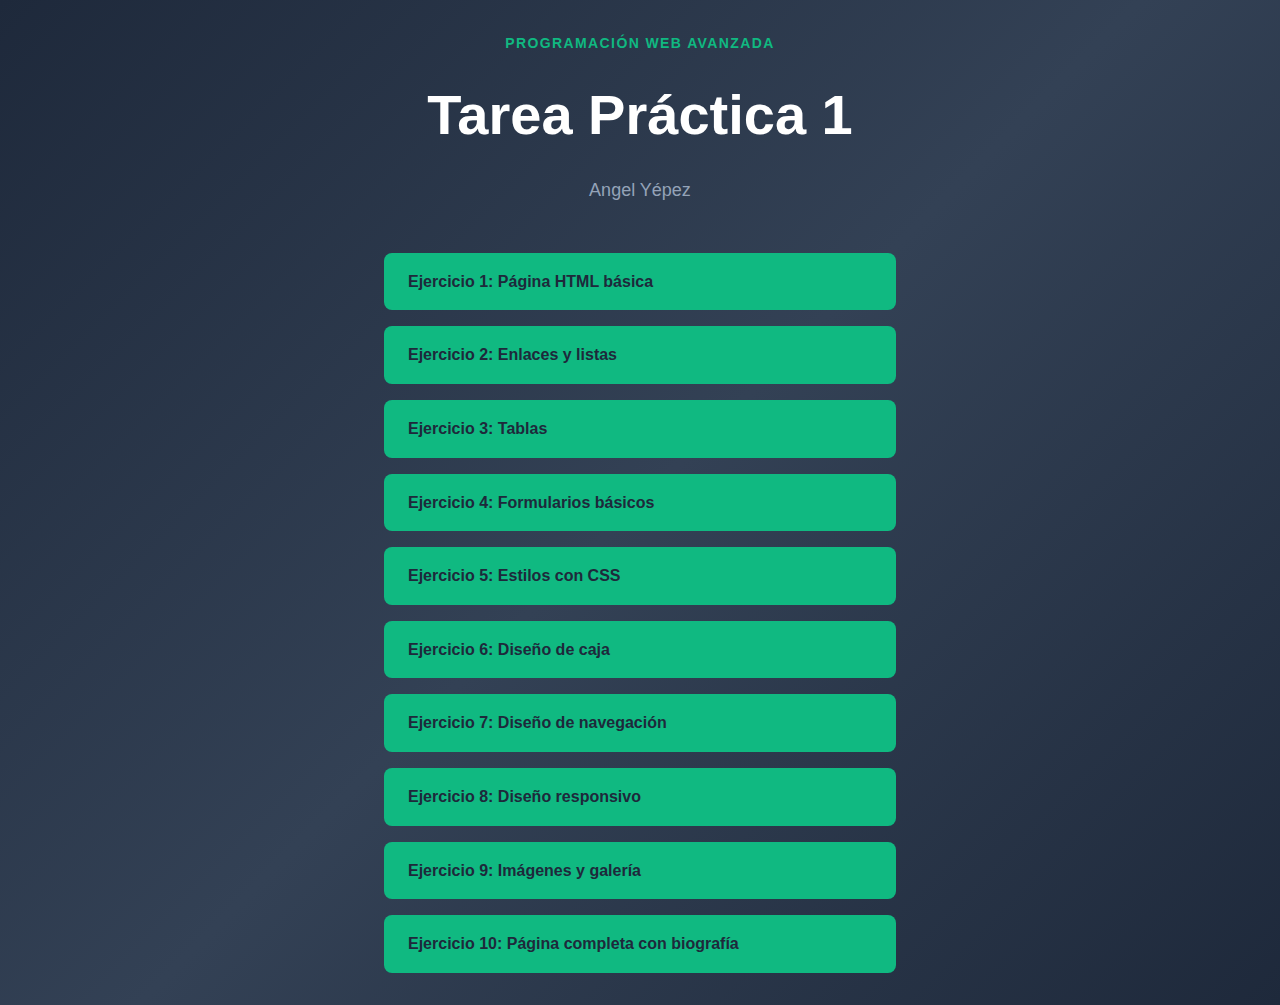
<file: index.html>
<!DOCTYPE html>
<html lang="es">
<head>
    <meta charset="UTF-8">
    <meta name="viewport" content="width=device-width, initial-scale=1.0">
    <title>Tarea Práctica 1 - Angel Yépez</title>
    <link rel="stylesheet" href="styles.css">
</head>
<body>
    <div class="main-container">
        <!-- Header -->
        <div class="header">
            <p class="subtitle">PROGRAMACIÓN WEB AVANZADA</p>
            <h1 class="main-title">Tarea Práctica 1</h1>
            <p class="author">Angel Yépez</p>
        </div>

        <!-- Exercise Buttons -->
        <div class="exercise-container">
            <a href="ejercicio1.html" class="exercise-btn">
                Ejercicio 1: Página HTML básica
            </a>
            
            <a href="ejercicio2.html" class="exercise-btn">
                Ejercicio 2: Enlaces y listas
            </a>
            
            <a href="ejercicio3.html" class="exercise-btn">
                Ejercicio 3: Tablas
            </a>
            
            <a href="ejercicio4.html" class="exercise-btn">
                Ejercicio 4: Formularios básicos
            </a>
            
            <a href="ejercicio5.html" class="exercise-btn">
                Ejercicio 5: Estilos con CSS
            </a>
            
            <a href="ejercicio6.html" class="exercise-btn">
                Ejercicio 6: Diseño de caja
            </a>
            
            <a href="ejercicio7.html" class="exercise-btn">
                Ejercicio 7: Diseño de navegación
            </a>
            
            <a href="ejercicio8.html" class="exercise-btn">
                Ejercicio 8: Diseño responsivo
            </a>
            
            <a href="ejercicio9.html" class="exercise-btn">
                Ejercicio 9: Imágenes y galería
            </a>
            
            <a href="ejercicio10.html" class="exercise-btn">
                Ejercicio 10: Página completa con biografía
            </a>
        </div>
    </div>
</body>
</html>
</file>
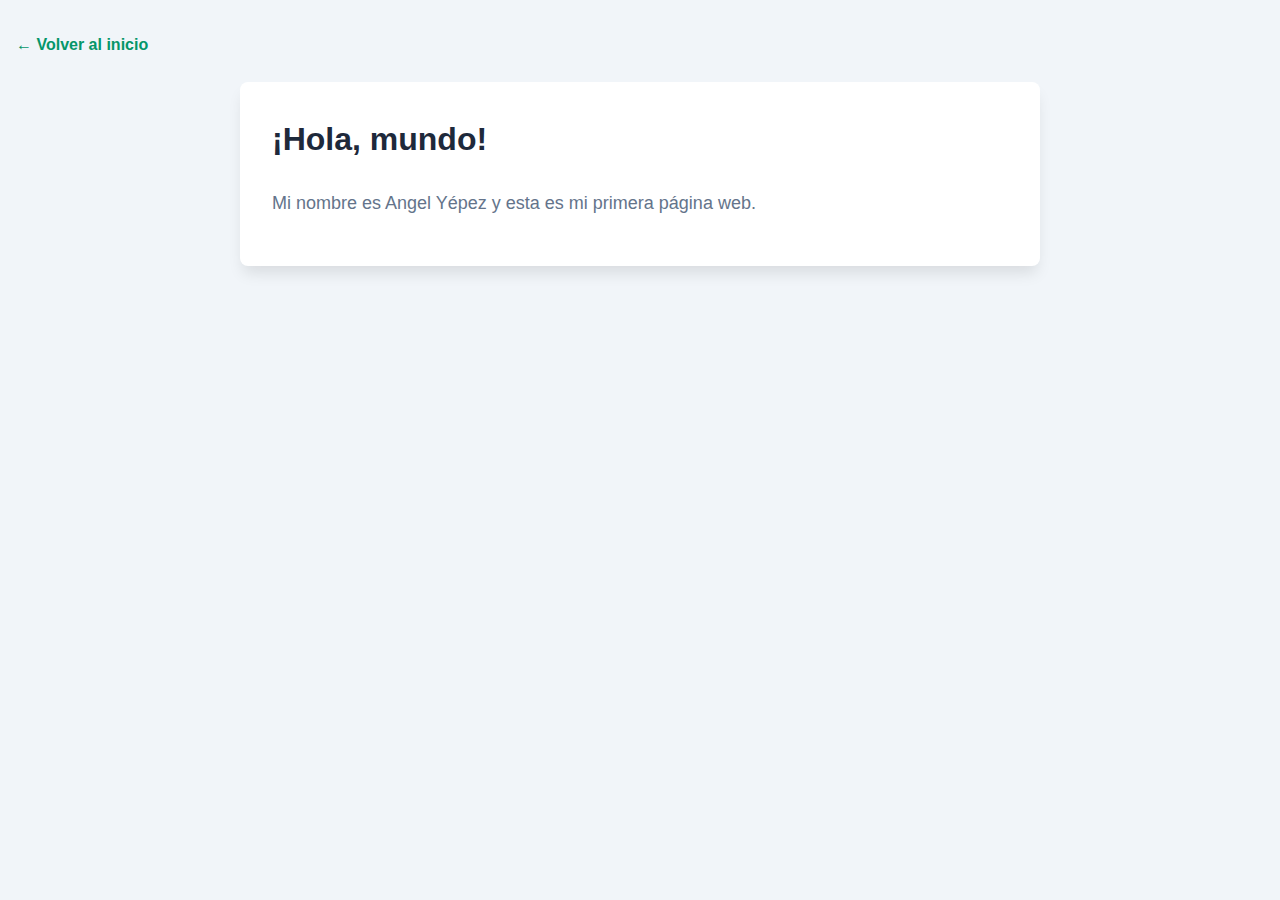
<file: ejercicio1.html>
<!DOCTYPE html>
<html lang="es">
<head>
    <meta charset="UTF-8">
    <meta name="viewport" content="width=device-width, initial-scale=1.0">
    <title>Mi primera página web - Angel Yépez</title>
    <link rel="stylesheet" href="styles.css">
</head>
<body>
    <div class="exercise-page">
        <a href="index.html" class="back-link">← Volver al inicio</a>
        
        <div class="content-card">
            <h1>¡Hola, mundo!</h1>
            <p>Mi nombre es Angel Yépez y esta es mi primera página web.</p>
        </div>
    </div>
</body>
</html>
</file>
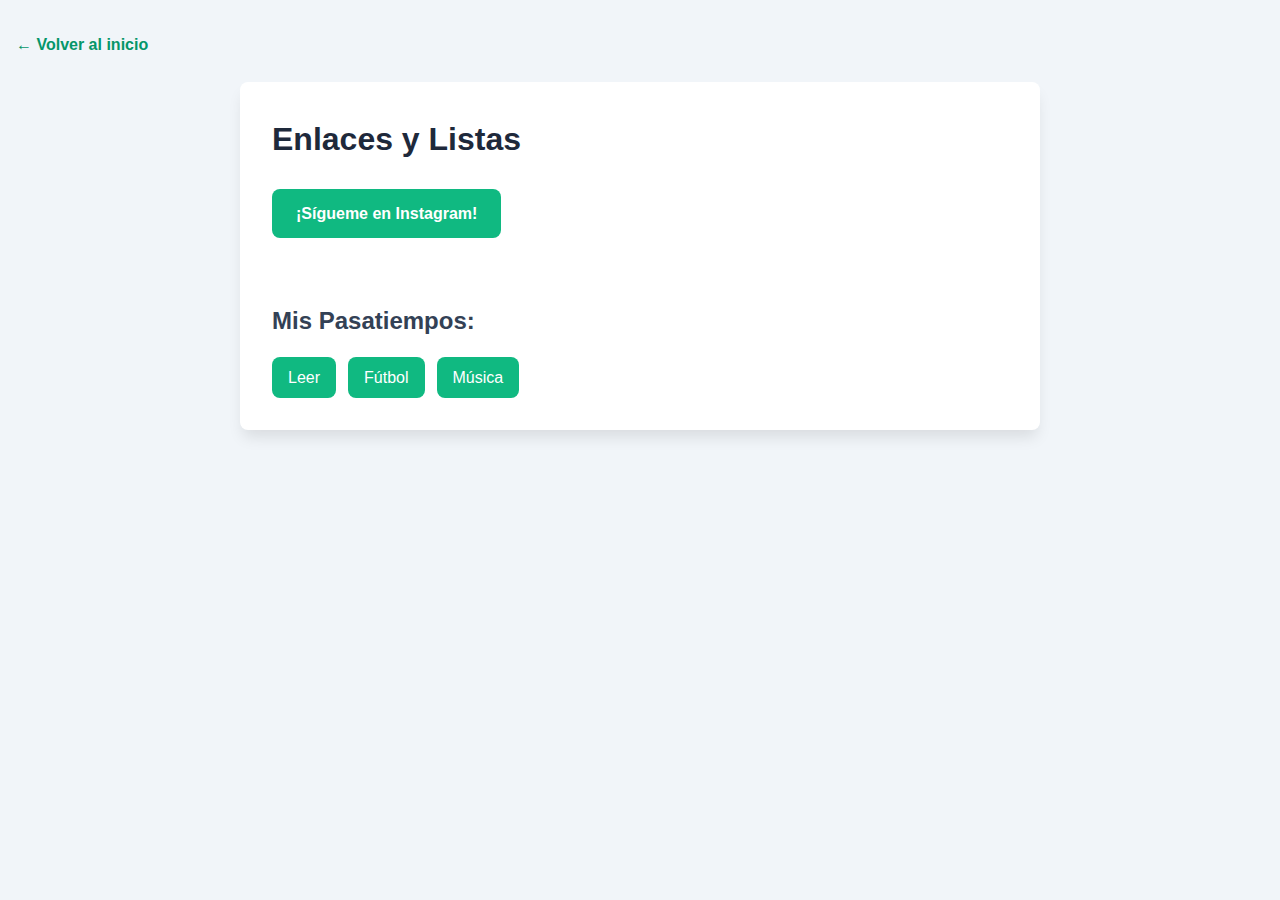
<file: ejercicio2.html>
<!DOCTYPE html>
<html lang="es">
<head>
    <meta charset="UTF-8">
    <meta name="viewport" content="width=device-width, initial-scale=1.0">
    <title>Enlaces y Listas - Angel Yépez</title>
    <link rel="stylesheet" href="styles.css">
</head>
<body>
    <div class="exercise-page">
        <a href="index.html" class="back-link">← Volver al inicio</a>
        
        <div class="content-card">
            <h1>Enlaces y Listas</h1>
            
            <div style="margin-bottom: 2rem;">
                <a href="https://instagram.com" target="_blank" class="social-link">
                    ¡Sígueme en Instagram!
                </a>
            </div>
            
            <h2>Mis Pasatiempos:</h2>
            <div class="hobby-tags">
                <span class="hobby-tag">Leer</span>
                <span class="hobby-tag">Fútbol</span>
                <span class="hobby-tag">Música</span>
            </div>
        </div>
    </div>
</body>
</html>
</file>
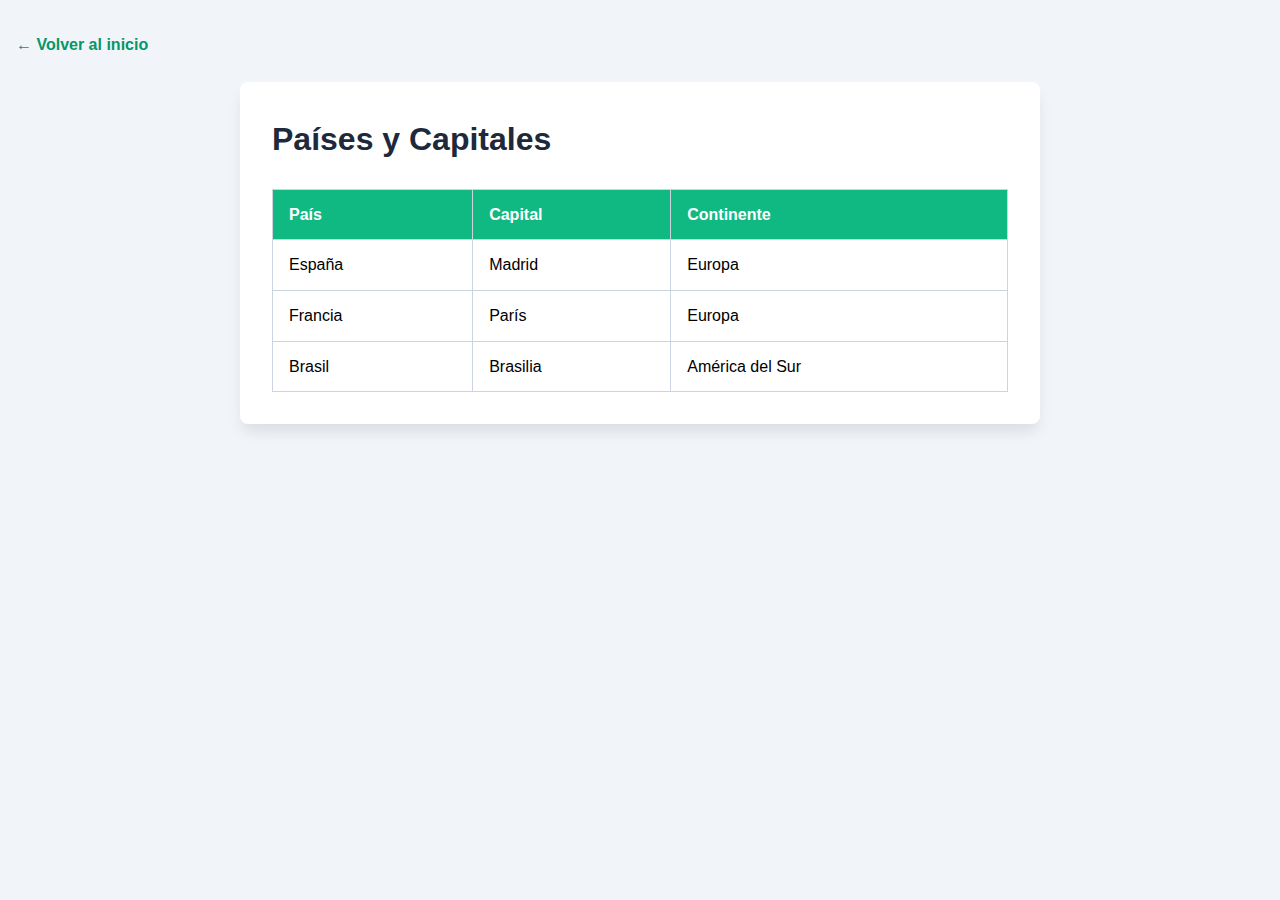
<file: ejercicio3.html>
<!DOCTYPE html>
<html lang="es">
<head>
    <meta charset="UTF-8">
    <meta name="viewport" content="width=device-width, initial-scale=1.0">
    <title>Tablas - Angel Yépez</title>
    <link rel="stylesheet" href="styles.css">
</head>
<body>
    <div class="exercise-page">
        <a href="index.html" class="back-link">← Volver al inicio</a>
        
        <div class="content-card">
            <h1>Países y Capitales</h1>
            
            <div class="table-container">
                <table class="styled-table">
                    <thead>
                        <tr>
                            <th>País</th>
                            <th>Capital</th>
                            <th>Continente</th>
                        </tr>
                    </thead>
                    <tbody>
                        <tr>
                            <td>España</td>
                            <td>Madrid</td>
                            <td>Europa</td>
                        </tr>
                        <tr>
                            <td>Francia</td>
                            <td>París</td>
                            <td>Europa</td>
                        </tr>
                        <tr>
                            <td>Brasil</td>
                            <td>Brasilia</td>
                            <td>América del Sur</td>
                        </tr>
                    </tbody>
                </table>
            </div>
        </div>
    </div>
</body>
</html>
</file>
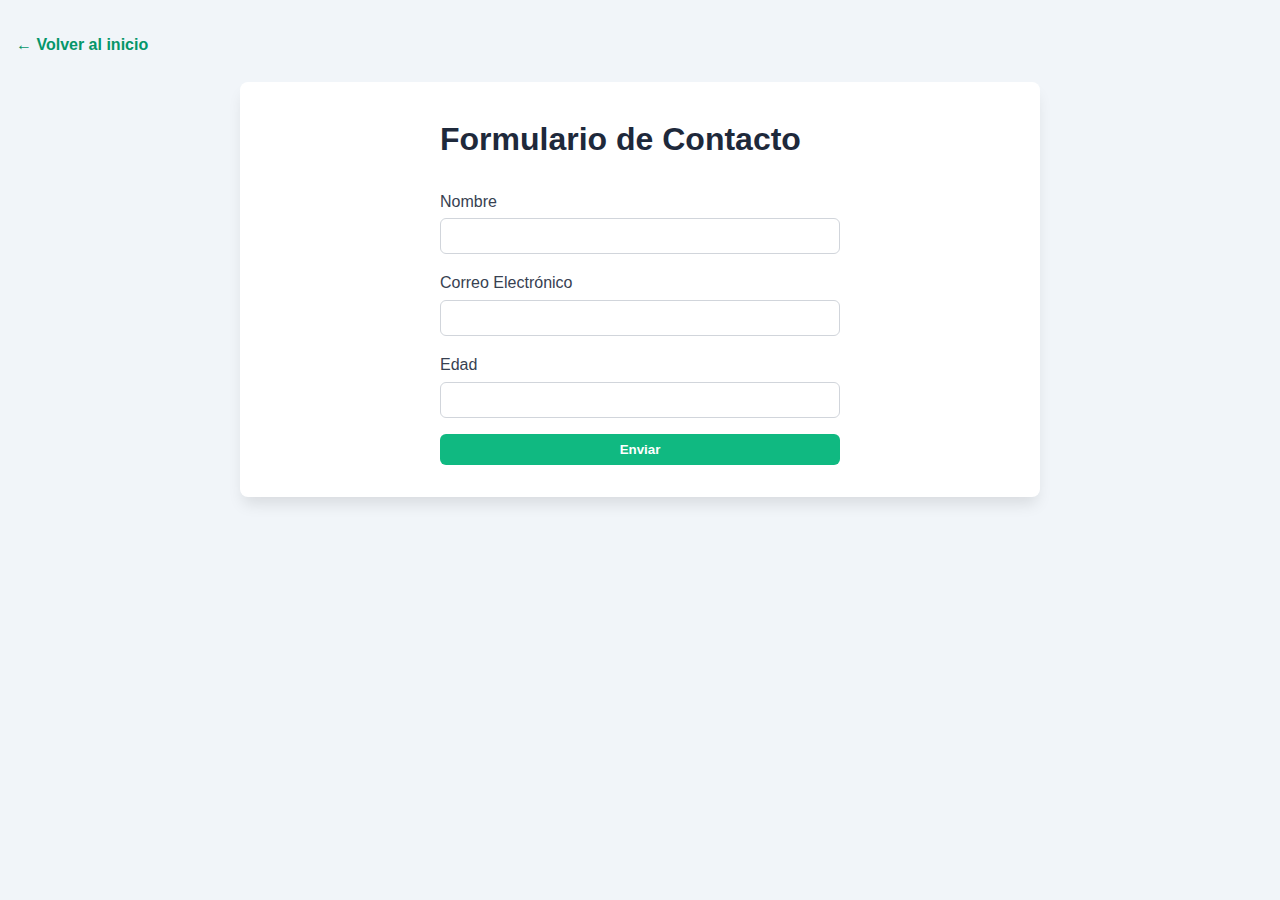
<file: ejercicio4.html>
<!DOCTYPE html>
<html lang="es">
<head>
    <meta charset="UTF-8">
    <meta name="viewport" content="width=device-width, initial-scale=1.0">
    <title>Formularios Básicos - Angel Yépez</title>
    <link rel="stylesheet" href="styles.css">
</head>
<body>
    <div class="exercise-page">
        <a href="index.html" class="back-link">← Volver al inicio</a>
        
        <div class="content-card">
            <div class="form-container">
                <h1>Formulario de Contacto</h1>
                
                <div id="successMessage" class="success-message" style="display: none;">
                    ¡Formulario enviado correctamente!
                </div>
                
                <form id="contactForm">
                    <div class="form-group">
                        <label for="nombre" class="form-label">Nombre</label>
                        <input type="text" id="nombre" name="nombre" class="form-input" required>
                    </div>
                    
                    <div class="form-group">
                        <label for="email" class="form-label">Correo Electrónico</label>
                        <input type="email" id="email" name="email" class="form-input" required>
                    </div>
                    
                    <div class="form-group">
                        <label for="edad" class="form-label">Edad</label>
                        <input type="number" id="edad" name="edad" class="form-input" required>
                    </div>
                    
                    <button type="submit" class="form-button">Enviar</button>
                </form>
            </div>
        </div>
    </div>
    
    <script>
        document.getElementById('contactForm').addEventListener('submit', function(e) {
            e.preventDefault();
            
            const successMessage = document.getElementById('successMessage');
            successMessage.style.display = 'block';
            
            setTimeout(() => {
                successMessage.style.display = 'none';
            }, 3000);
            
            this.reset();
        });
    </script>
</body>
</html>
</file>
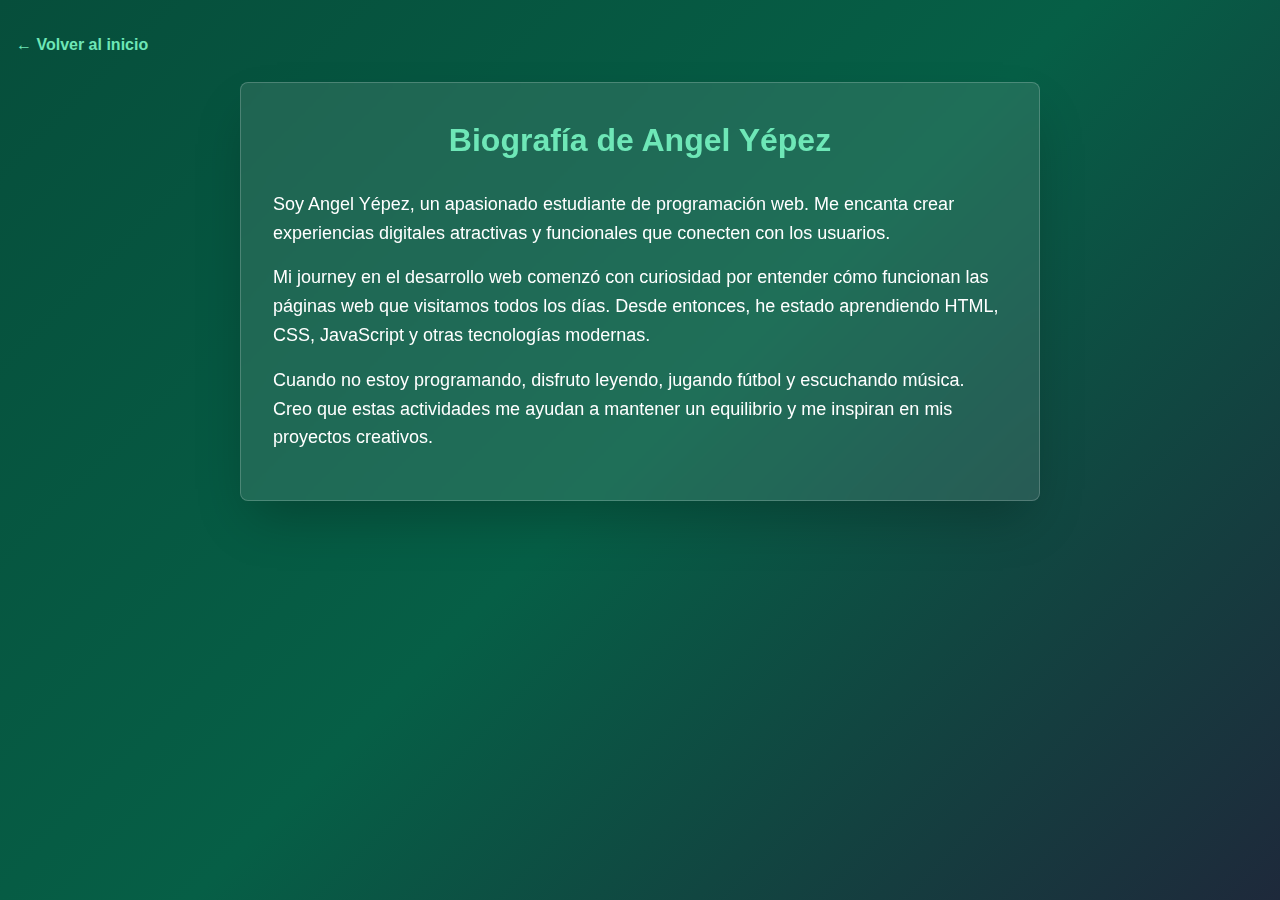
<file: ejercicio5.html>
<!DOCTYPE html>
<html lang="es">
<head>
    <meta charset="UTF-8">
    <meta name="viewport" content="width=device-width, initial-scale=1.0">
    <title>Estilos con CSS - Angel Yépez</title>
    <link rel="stylesheet" href="styles.css">
</head>
<body>
    <div class="biography-page">
        <a href="index.html" class="back-link" style="color: #6ee7b7;">← Volver al inicio</a>
        
        <div class="biography-card">
            <h1>Biografía de Angel Yépez</h1>
            
            <p>
                Soy Angel Yépez, un apasionado estudiante de programación web. Me encanta crear experiencias digitales
                atractivas y funcionales que conecten con los usuarios.
            </p>
            
            <p>
                Mi journey en el desarrollo web comenzó con curiosidad por entender cómo funcionan las páginas web que
                visitamos todos los días. Desde entonces, he estado aprendiendo HTML, CSS, JavaScript y otras tecnologías
                modernas.
            </p>
            
            <p>
                Cuando no estoy programando, disfruto leyendo, jugando fútbol y escuchando música. Creo que estas
                actividades me ayudan a mantener un equilibrio y me inspiran en mis proyectos creativos.
            </p>
        </div>
    </div>
</body>
</html>
</file>
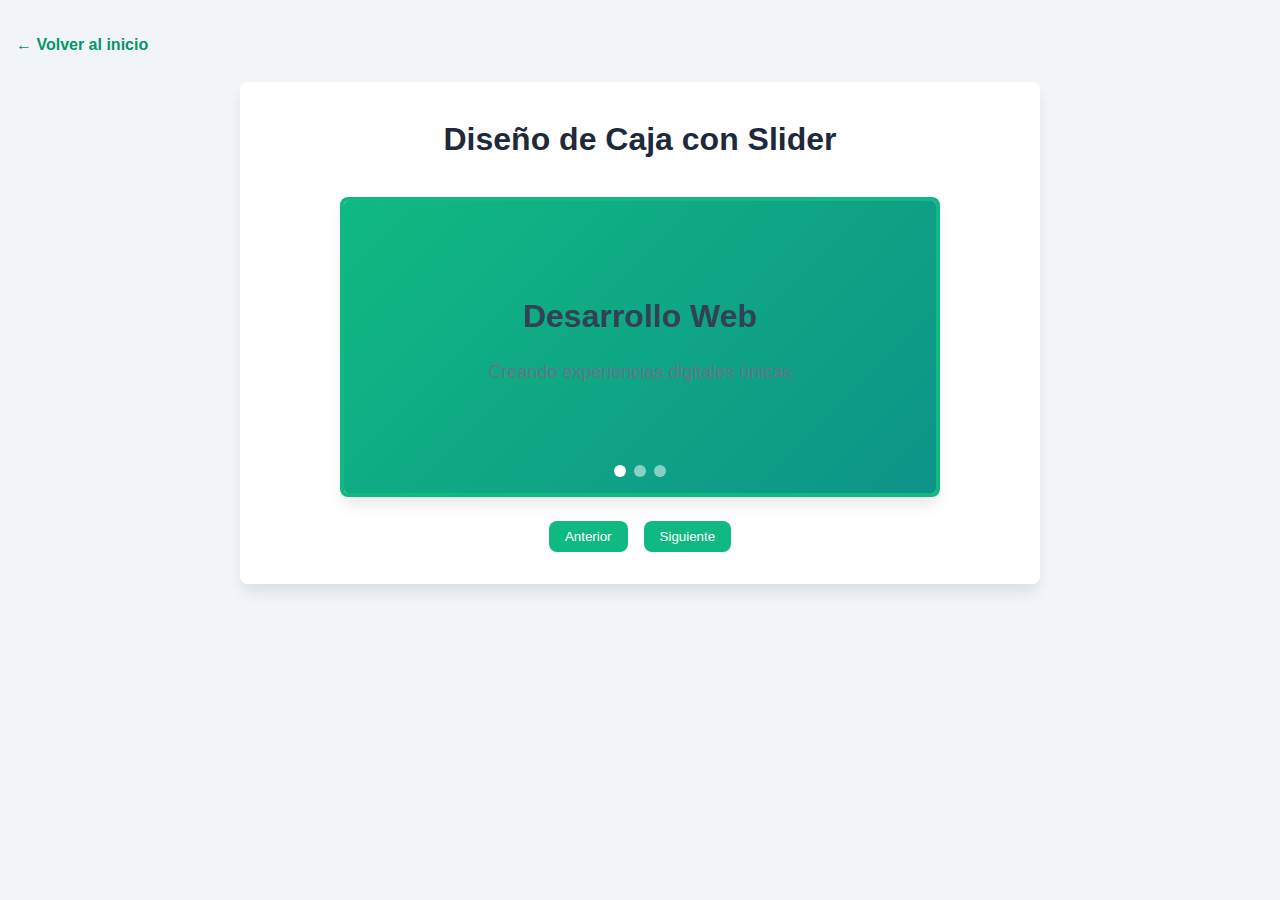
<file: ejercicio6.html>
<!DOCTYPE html>
<html lang="es">
<head>
    <meta charset="UTF-8">
    <meta name="viewport" content="width=device-width, initial-scale=1.0">
    <title>Diseño de Caja - Angel Yépez</title>
    <link rel="stylesheet" href="styles.css">
</head>
<body>
    <div class="exercise-page">
        <a href="index.html" class="back-link">← Volver al inicio</a>
        
        <div class="content-card">
            <div class="slider-container">
                <h1 style="text-align: center; margin-bottom: 2rem;">Diseño de Caja con Slider</h1>
                
                <div class="slider" id="slider">
                    <div class="slide slide-1 active">
                        <div>
                            <h2>Desarrollo Web</h2>
                            <p>Creando experiencias digitales únicas</p>
                        </div>
                    </div>
                    
                    <div class="slide slide-2">
                        <div>
                            <h2>Diseño Responsivo</h2>
                            <p>Adaptable a cualquier dispositivo</p>
                        </div>
                    </div>
                    
                    <div class="slide slide-3">
                        <div>
                            <h2>Innovación</h2>
                            <p>Siempre buscando nuevas soluciones</p>
                        </div>
                    </div>
                    
                    <div class="slider-indicators">
                        <span class="indicator active" onclick="currentSlide(1)"></span>
                        <span class="indicator" onclick="currentSlide(2)"></span>
                        <span class="indicator" onclick="currentSlide(3)"></span>
                    </div>
                </div>
                
                <div class="slider-controls">
                    <button class="slider-btn" onclick="previousSlide()">Anterior</button>
                    <button class="slider-btn" onclick="nextSlide()">Siguiente</button>
                </div>
            </div>
        </div>
    </div>
    
    <script>
        let slideIndex = 1;
        let slideInterval;
        
        function showSlide(n) {
            const slides = document.querySelectorAll('.slide');
            const indicators = document.querySelectorAll('.indicator');
            
            if (n > slides.length) { slideIndex = 1; }
            if (n < 1) { slideIndex = slides.length; }
            
            slides.forEach(slide => slide.classList.remove('active'));
            indicators.forEach(indicator => indicator.classList.remove('active'));
            
            slides[slideIndex - 1].classList.add('active');
            indicators[slideIndex - 1].classList.add('active');
        }
        
        function nextSlide() {
            slideIndex++;
            showSlide(slideIndex);
        }
        
        function previousSlide() {
            slideIndex--;
            showSlide(slideIndex);
        }
        
        function currentSlide(n) {
            slideIndex = n;
            showSlide(slideIndex);
        }
        
        function startSlideShow() {
            slideInterval = setInterval(nextSlide, 3000);
        }
        
        function stopSlideShow() {
            clearInterval(slideInterval);
        }
        
        // Iniciar slideshow automático
        startSlideShow();
        
        // Pausar en hover
        const slider = document.getElementById('slider');
        slider.addEventListener('mouseenter', stopSlideShow);
        slider.addEventListener('mouseleave', startSlideShow);
    </script>
</body>
</html>
</file>
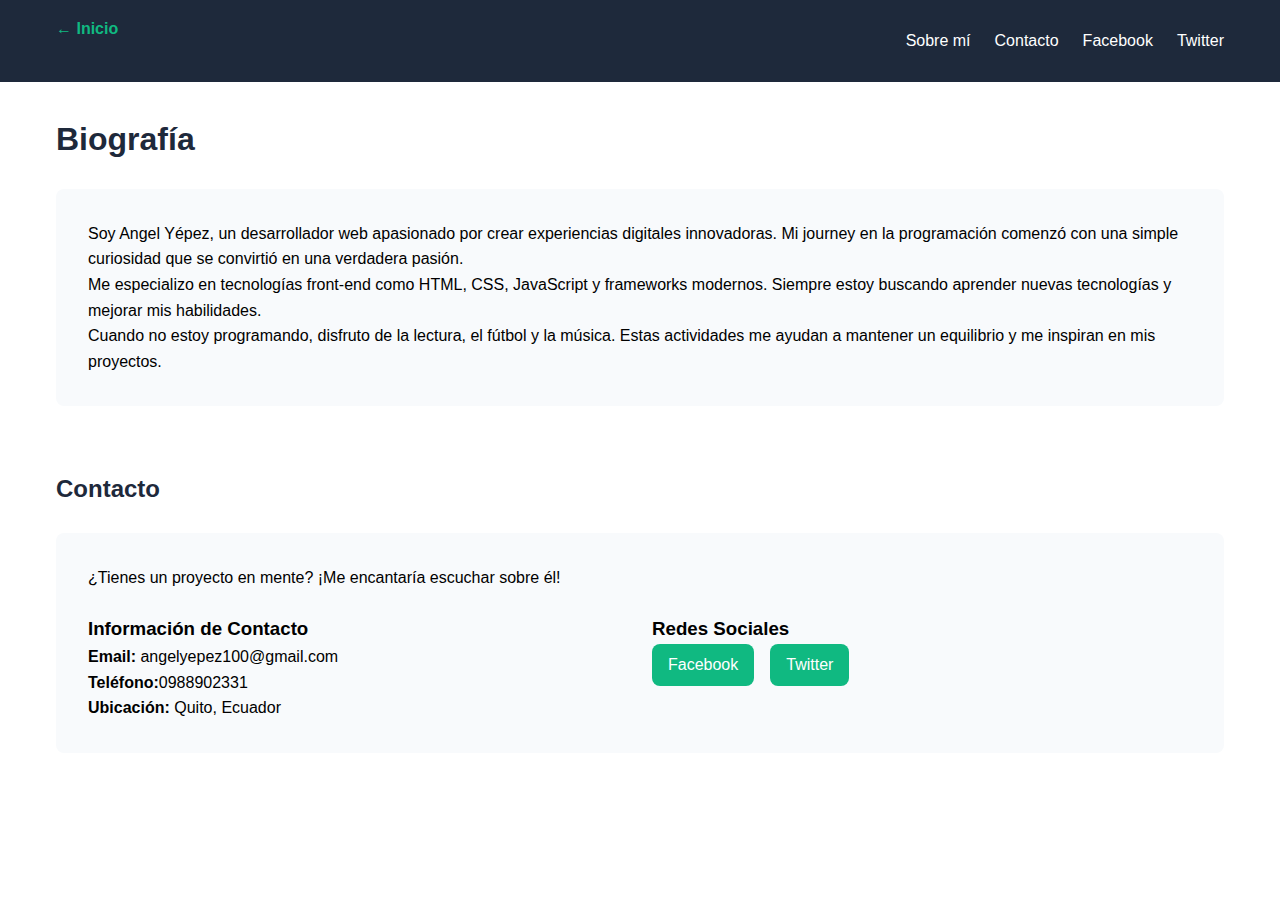
<file: ejercicio7.html>
<!DOCTYPE html>
<html lang="es">
<head>
    <meta charset="UTF-8">
    <meta name="viewport" content="width=device-width, initial-scale=1.0">
    <title>Diseño de Navegación - Angel Yépez</title>
    <link rel="stylesheet" href="styles.css">
</head>
<body>
    <div class="nav-page">
        <nav class="navbar">
            <div class="nav-container">
                <a href="index.html" class="back-link" style="color: #10b981;">← Inicio</a>
                
                <div class="nav-links">
                    <a href="#biografia" class="nav-link" onclick="scrollToSection('biografia')">Sobre mí</a>
                    <a href="#contacto" class="nav-link" onclick="scrollToSection('contacto')">Contacto</a>
                    <a href="https://facebook.com" target="_blank" class="nav-link">Facebook</a>
                    <a href="https://twitter.com" target="_blank" class="nav-link">Twitter</a>
                </div>
            </div>
        </nav>
        
        <div class="nav-content">
            <section id="biografia" class="section">
                <h1>Biografía</h1>
                <div class="bio-content">
                    <p>
                        Soy Angel Yépez, un desarrollador web apasionado por crear experiencias digitales innovadoras. Mi journey
                        en la programación comenzó con una simple curiosidad que se convirtió en una verdadera pasión.
                    </p>
                    <p>
                        Me especializo en tecnologías front-end como HTML, CSS, JavaScript y frameworks modernos. Siempre estoy
                        buscando aprender nuevas tecnologías y mejorar mis habilidades.
                    </p>
                    <p>
                        Cuando no estoy programando, disfruto de la lectura, el fútbol y la música. Estas actividades me ayudan a
                        mantener un equilibrio y me inspiran en mis proyectos.
                    </p>
                </div>
            </section>
            
            <section id="contacto" class="section">
                <h2>Contacto</h2>
                <div class="contact-content">
                    <p>¿Tienes un proyecto en mente? ¡Me encantaría escuchar sobre él!</p>
                    
                    <div class="contact-grid">
                        <div>
                            <h3>Información de Contacto</h3>
                            <p><strong>Email:</strong> angelyepez100@gmail.com</p>
                            <p><strong>Teléfono:</strong>0988902331</p>
                            <p><strong>Ubicación:</strong> Quito, Ecuador</p>
                        </div>
                        
                        <div>
                            <h3>Redes Sociales</h3>
                            <div class="social-buttons">
                                <a href="https://facebook.com" target="_blank" class="social-btn">Facebook</a>
                                <a href="https://twitter.com" target="_blank" class="social-btn">Twitter</a>
                            </div>
                        </div>
                    </div>
                </div>
            </section>
        </div>
    </div>
    
    <script>
        function scrollToSection(sectionId) {
            const element = document.getElementById(sectionId);
            if (element) {
                element.scrollIntoView({ behavior: 'smooth' });
                
                // Update active nav link
                document.querySelectorAll('.nav-link').forEach(link => {
                    link.classList.remove('active');
                });
                document.querySelector(`[onclick="scrollToSection('${sectionId}')"]`).classList.add('active');
            }
        }
    </script>
</body>
</html>
</file>
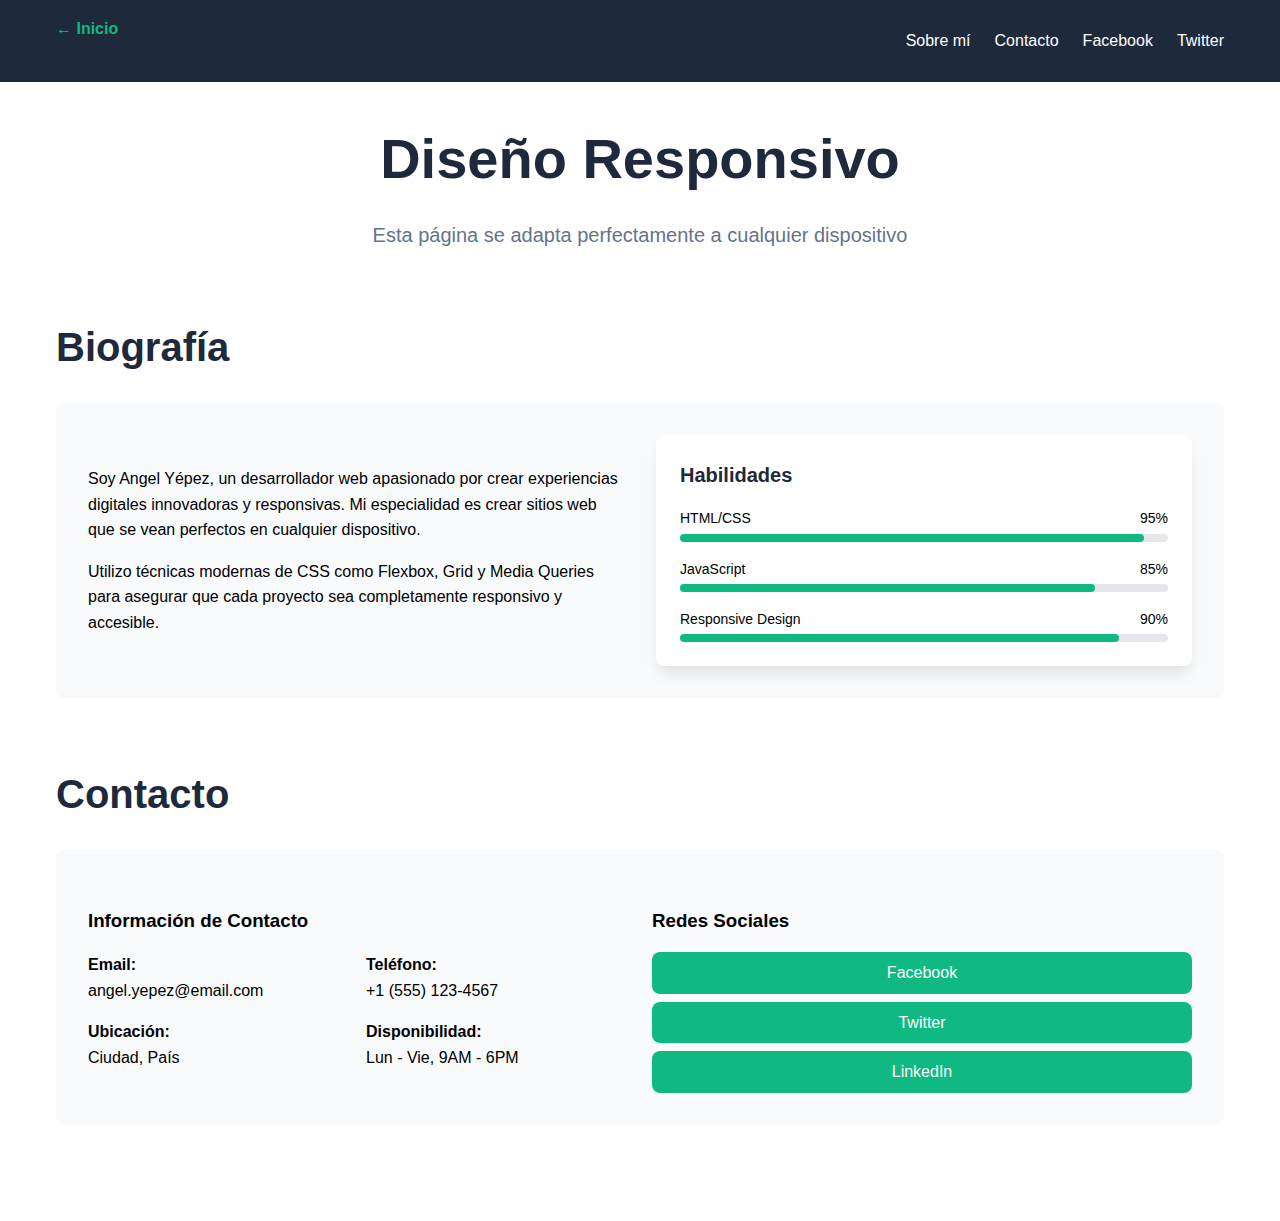
<file: ejercicio8.html>
<!DOCTYPE html>
<html lang="es">
<head>
    <meta charset="UTF-8">
    <meta name="viewport" content="width=device-width, initial-scale=1.0">
    <title>Diseño Responsivo - Angel Yépez</title>
    <link rel="stylesheet" href="styles.css">
</head>
<body>
    <div class="nav-page">
        <nav class="navbar">
            <div class="nav-container">
                <a href="index.html" class="back-link" style="color: #10b981;">← Inicio</a>
                
                <div class="nav-links">
                    <a href="#biografia" class="nav-link" onclick="scrollToSection('biografia')">Sobre mí</a>
                    <a href="#contacto" class="nav-link" onclick="scrollToSection('contacto')">Contacto</a>
                    <a href="https://facebook.com" target="_blank" class="nav-link">Facebook</a>
                    <a href="https://twitter.com" target="_blank" class="nav-link">Twitter</a>
                </div>
            </div>
        </nav>
        
        <div class="nav-content">
            <!-- Hero Section -->
            <div style="text-align: center; margin-bottom: 4rem;">
                <h1 style="font-size: clamp(2rem, 5vw, 3.5rem); font-weight: bold; color: #1e293b; margin-bottom: 1rem;">
                    Diseño Responsivo
                </h1>
                <p style="font-size: clamp(1rem, 2.5vw, 1.25rem); color: #64748b; max-width: 600px; margin: 0 auto;">
                    Esta página se adapta perfectamente a cualquier dispositivo
                </p>
            </div>
            
            <section id="biografia" class="section">
                <h2 style="font-size: clamp(1.5rem, 4vw, 2.5rem);">Biografía</h2>
                <div class="bio-content">
                    <div class="bio-grid">
                        <div>
                            <p style="margin-bottom: 1rem;">
                                Soy Angel Yépez, un desarrollador web apasionado por crear experiencias digitales innovadoras y
                                responsivas. Mi especialidad es crear sitios web que se vean perfectos en cualquier dispositivo.
                            </p>
                            <p>
                                Utilizo técnicas modernas de CSS como Flexbox, Grid y Media Queries para asegurar que cada proyecto
                                sea completamente responsivo y accesible.
                            </p>
                        </div>
                        <div style="background: white; border-radius: 0.5rem; padding: 1.5rem; box-shadow: 0 10px 15px -3px rgba(0, 0, 0, 0.1);">
                            <h3 style="font-size: 1.25rem; font-weight: 600; color: #1e293b; margin-bottom: 1rem;">Habilidades</h3>
                            
                            <div style="margin-bottom: 1rem;">
                                <div style="display: flex; justify-content: space-between; font-size: 0.875rem; margin-bottom: 0.25rem;">
                                    <span>HTML/CSS</span>
                                    <span>95%</span>
                                </div>
                                <div style="width: 100%; height: 8px; background-color: #e5e7eb; border-radius: 4px;">
                                    <div style="width: 95%; height: 100%; background-color: #10b981; border-radius: 4px;"></div>
                                </div>
                            </div>
                            
                            <div style="margin-bottom: 1rem;">
                                <div style="display: flex; justify-content: space-between; font-size: 0.875rem; margin-bottom: 0.25rem;">
                                    <span>JavaScript</span>
                                    <span>85%</span>
                                </div>
                                <div style="width: 100%; height: 8px; background-color: #e5e7eb; border-radius: 4px;">
                                    <div style="width: 85%; height: 100%; background-color: #10b981; border-radius: 4px;"></div>
                                </div>
                            </div>
                            
                            <div>
                                <div style="display: flex; justify-content: space-between; font-size: 0.875rem; margin-bottom: 0.25rem;">
                                    <span>Responsive Design</span>
                                    <span>90%</span>
                                </div>
                                <div style="width: 100%; height: 8px; background-color: #e5e7eb; border-radius: 4px;">
                                    <div style="width: 90%; height: 100%; background-color: #10b981; border-radius: 4px;"></div>
                                </div>
                            </div>
                        </div>
                    </div>
                </div>
            </section>
            
            <section id="contacto" class="section">
                <h2 style="font-size: clamp(1.5rem, 4vw, 2.5rem);">Contacto</h2>
                <div class="contact-content">
                    <div class="contact-grid">
                        <div>
                            <h3>Información de Contacto</h3>
                            <div style="display: grid; grid-template-columns: repeat(auto-fit, minmax(200px, 1fr)); gap: 1rem; margin-top: 1rem;">
                                <div>
                                    <p><strong>Email:</strong></p>
                                    <p>angel.yepez@email.com</p>
                                </div>
                                <div>
                                    <p><strong>Teléfono:</strong></p>
                                    <p>+1 (555) 123-4567</p>
                                </div>
                                <div>
                                    <p><strong>Ubicación:</strong></p>
                                    <p>Ciudad, País</p>
                                </div>
                                <div>
                                    <p><strong>Disponibilidad:</strong></p>
                                    <p>Lun - Vie, 9AM - 6PM</p>
                                </div>
                            </div>
                        </div>
                        
                        <div>
                            <h3>Redes Sociales</h3>
                            <div style="display: flex; flex-direction: column; gap: 0.5rem; margin-top: 1rem;">
                                <a href="https://facebook.com" target="_blank" class="social-btn" style="text-align: center;">Facebook</a>
                                <a href="https://twitter.com" target="_blank" class="social-btn" style="text-align: center;">Twitter</a>
                                <a href="https://linkedin.com" target="_blank" class="social-btn" style="text-align: center;">LinkedIn</a>
                            </div>
                        </div>
                    </div>
                </div>
            </section>
        </div>
    </div>
    
    <script>
        function scrollToSection(sectionId) {
            const element = document.getElementById(sectionId);
            if (element) {
                element.scrollIntoView({ behavior: 'smooth' });
                
                // Update active nav link
                document.querySelectorAll('.nav-link').forEach(link => {
                    link.classList.remove('active');
                });
                const targetLink = document.querySelector(`[onclick="scrollToSection('${sectionId}')"]`);
                if (targetLink) {
                    targetLink.classList.add('active');
                }
            }
        }
    </script>
</body>
</html>
</file>
<file: styles.css>
/* Reset y estilos base */
* {
  margin: 0;
  padding: 0;
  box-sizing: border-box;
}

body {
  font-family: "Segoe UI", Tahoma, Geneva, Verdana, sans-serif;
  line-height: 1.6;
}

/* Estilos para la página principal */
.main-container {
  min-height: 100vh;
  background: linear-gradient(135deg, #1e293b 0%, #334155 50%, #1e293b 100%);
  padding: 2rem 1rem;
}

.header {
  text-align: center;
  margin-bottom: 3rem;
}

.subtitle {
  color: #10b981;
  font-size: 0.875rem;
  font-weight: 600;
  letter-spacing: 0.1em;
  text-transform: uppercase;
  margin-bottom: 1rem;
}

.main-title {
  color: white;
  font-size: 3.5rem;
  font-weight: bold;
  margin-bottom: 1rem;
}

.author {
  color: #94a3b8;
  font-size: 1.125rem;
}

.exercise-container {
  max-width: 32rem;
  margin: 0 auto;
  display: flex;
  flex-direction: column;
  gap: 1rem;
}

.exercise-btn {
  display: block;
  background-color: #10b981;
  color: #1e293b;
  font-weight: 600;
  padding: 1rem 1.5rem;
  border-radius: 0.5rem;
  text-decoration: none;
  transition: all 0.3s ease;
  transform: scale(1);
}

.exercise-btn:hover {
  background-color: #059669;
  transform: scale(1.02);
  box-shadow: 0 10px 25px rgba(16, 185, 129, 0.3);
}

/* Estilos para páginas de ejercicios */
.exercise-page {
  min-height: 100vh;
  background-color: #f1f5f9;
  padding: 2rem 1rem;
}

.back-link {
  display: inline-block;
  color: #059669;
  font-weight: 600;
  text-decoration: none;
  margin-bottom: 1.5rem;
  transition: color 0.3s ease;
}

.back-link:hover {
  color: #047857;
}

.content-card {
  background: white;
  border-radius: 0.5rem;
  box-shadow: 0 10px 15px -3px rgba(0, 0, 0, 0.1);
  padding: 2rem;
  max-width: 800px;
  margin: 0 auto;
}

.content-card h1 {
  color: #1e293b;
  font-size: 2rem;
  margin-bottom: 1.5rem;
}

.content-card h2 {
  color: #334155;
  font-size: 1.5rem;
  margin-bottom: 1rem;
}

.content-card p {
  color: #64748b;
  font-size: 1.125rem;
  margin-bottom: 1rem;
}

/* Estilos para ejercicio 2 - Enlaces y listas */
.social-link {
  display: inline-block;
  background-color: #10b981;
  color: white;
  font-weight: 600;
  padding: 0.75rem 1.5rem;
  border-radius: 0.5rem;
  text-decoration: none;
  margin-bottom: 2rem;
  transition: background-color 0.3s ease;
}

.social-link:hover {
  background-color: #059669;
}

.hobby-tags {
  display: flex;
  flex-wrap: wrap;
  gap: 0.75rem;
}

.hobby-tag {
  background-color: #10b981;
  color: white;
  padding: 0.5rem 1rem;
  border-radius: 0.5rem;
  font-weight: 500;
}

/* Estilos para ejercicio 3 - Tablas */
.table-container {
  overflow-x: auto;
}

.styled-table {
  width: 100%;
  border-collapse: collapse;
  border: 1px solid #cbd5e1;
}

.styled-table th {
  background-color: #10b981;
  color: white;
  padding: 0.75rem 1rem;
  text-align: left;
  border: 1px solid #cbd5e1;
}

.styled-table td {
  padding: 0.75rem 1rem;
  border: 1px solid #cbd5e1;
}

.styled-table tr:hover {
  background-color: #f8fafc;
}

/* Estilos para ejercicio 4 - Formularios */
.form-container {
  max-width: 400px;
  margin: 0 auto;
}

.form-group {
  margin-bottom: 1rem;
}

.form-label {
  display: block;
  font-weight: 500;
  color: #374151;
  margin-bottom: 0.25rem;
}

.form-input {
  width: 100%;
  padding: 0.5rem 0.75rem;
  border: 1px solid #d1d5db;
  border-radius: 0.375rem;
  font-size: 1rem;
}

.form-input:focus {
  outline: none;
  border-color: #10b981;
  box-shadow: 0 0 0 3px rgba(16, 185, 129, 0.1);
}

.form-button {
  width: 100%;
  background-color: #10b981;
  color: white;
  font-weight: 600;
  padding: 0.5rem 1rem;
  border: none;
  border-radius: 0.375rem;
  cursor: pointer;
  transition: background-color 0.3s ease;
}

.form-button:hover {
  background-color: #059669;
}

.success-message {
  background-color: #d1fae5;
  border: 1px solid #a7f3d0;
  color: #065f46;
  padding: 0.75rem 1rem;
  border-radius: 0.375rem;
  margin-bottom: 1rem;
}

/* Estilos para ejercicio 5 - Biografía */
.biography-page {
  min-height: 100vh;
  background: linear-gradient(135deg, #064e3b 0%, #065f46 50%, #1e293b 100%);
  padding: 2rem 1rem;
}

.biography-card {
  background: rgba(255, 255, 255, 0.1);
  backdrop-filter: blur(10px);
  border: 1px solid rgba(255, 255, 255, 0.2);
  border-radius: 0.5rem;
  box-shadow: 0 25px 50px -12px rgba(0, 0, 0, 0.25);
  padding: 2rem;
  max-width: 800px;
  margin: 0 auto;
}

.biography-card h1 {
  color: #6ee7b7;
  text-align: center;
  margin-bottom: 1.5rem;
}

.biography-card p {
  color: white;
  font-size: 1.125rem;
  margin-bottom: 1rem;
}

/* Estilos para ejercicio 6 - Slider */
.slider-container {
  max-width: 600px;
  margin: 0 auto;
}

.slider {
  position: relative;
  height: 300px;
  border-radius: 0.5rem;
  overflow: hidden;
  box-shadow: 0 10px 15px -3px rgba(0, 0, 0, 0.1);
  border: 4px solid #10b981;
}

.slide {
  position: absolute;
  top: 0;
  left: 0;
  width: 100%;
  height: 100%;
  display: flex;
  align-items: center;
  justify-content: center;
  text-align: center;
  color: white;
  opacity: 0;
  transition: opacity 0.5s ease;
}

.slide.active {
  opacity: 1;
}

.slide-1 {
  background: linear-gradient(135deg, #10b981, #0d9488);
}

.slide-2 {
  background: linear-gradient(135deg, #3b82f6, #8b5cf6);
}

.slide-3 {
  background: linear-gradient(135deg, #8b5cf6, #ec4899);
}

.slide h2 {
  font-size: 2rem;
  margin-bottom: 1rem;
}

.slide p {
  font-size: 1.125rem;
}

.slider-indicators {
  position: absolute;
  bottom: 1rem;
  left: 50%;
  transform: translateX(-50%);
  display: flex;
  gap: 0.5rem;
}

.indicator {
  width: 12px;
  height: 12px;
  border-radius: 50%;
  background-color: rgba(255, 255, 255, 0.5);
  cursor: pointer;
  transition: background-color 0.3s ease;
}

.indicator.active {
  background-color: white;
}

.slider-controls {
  display: flex;
  justify-content: center;
  gap: 1rem;
  margin-top: 1.5rem;
}

.slider-btn {
  background-color: #10b981;
  color: white;
  border: none;
  padding: 0.5rem 1rem;
  border-radius: 0.5rem;
  cursor: pointer;
  transition: background-color 0.3s ease;
}

.slider-btn:hover {
  background-color: #059669;
}

/* Estilos para ejercicio 7 - Navegación */
.nav-page {
  min-height: 100vh;
  background: white;
}

.navbar {
  background-color: #1e293b;
  color: white;
  position: sticky;
  top: 0;
  z-index: 50;
}

.nav-container {
  max-width: 1200px;
  margin: 0 auto;
  padding: 0 1rem;
  display: flex;
  justify-content: space-between;
  align-items: center;
  padding-top: 1rem;
  padding-bottom: 1rem;
}

.nav-links {
  display: flex;
  gap: 1.5rem;
}

.nav-link {
  color: white;
  text-decoration: none;
  transition: color 0.3s ease;
}

.nav-link:hover,
.nav-link.active {
  color: #10b981;
}

.nav-content {
  max-width: 1200px;
  margin: 0 auto;
  padding: 2rem 1rem;
}

.section {
  margin-bottom: 4rem;
}

.section h1,
.section h2 {
  color: #1e293b;
  margin-bottom: 1.5rem;
}

.bio-content,
.contact-content {
  background-color: #f8fafc;
  border-radius: 0.5rem;
  padding: 2rem;
}

.contact-grid {
  display: grid;
  grid-template-columns: 1fr 1fr;
  gap: 1.5rem;
  margin-top: 1.5rem;
}

.social-buttons {
  display: flex;
  gap: 1rem;
}

.social-btn {
  background-color: #10b981;
  color: white;
  padding: 0.5rem 1rem;
  border-radius: 0.5rem;
  text-decoration: none;
  transition: background-color 0.3s ease;
}

.social-btn:hover {
  background-color: #059669;
}

/* Estilos para ejercicio 9 - Galería */
.gallery-grid {
  display: grid;
  grid-template-columns: repeat(auto-fit, minmax(300px, 1fr));
  gap: 1.5rem;
  margin-bottom: 2rem;
}

.gallery-item {
  background: white;
  border-radius: 0.5rem;
  box-shadow: 0 10px 15px -3px rgba(0, 0, 0, 0.1);
  overflow: hidden;
  cursor: pointer;
  transition: transform 0.3s ease, box-shadow 0.3s ease;
}

.gallery-item:hover {
  transform: scale(1.02);
  box-shadow: 0 25px 50px -12px rgba(0, 0, 0, 0.25);
}

.gallery-img {
  width: 100%;
  height: 200px;
  object-fit: cover;
}

.gallery-info {
  padding: 1rem;
}

.gallery-title {
  font-size: 1.125rem;
  font-weight: 600;
  color: #1e293b;
}

.gallery-subtitle {
  font-size: 0.875rem;
  color: #64748b;
  margin-top: 0.25rem;
}

/* Modal */
.modal {
  display: none;
  position: fixed;
  top: 0;
  left: 0;
  width: 100%;
  height: 100%;
  background-color: rgba(0, 0, 0, 0.75);
  z-index: 1000;
  padding: 1rem;
}

.modal.active {
  display: flex;
  align-items: center;
  justify-content: center;
}

.modal-content {
  position: relative;
  max-width: 90%;
  max-height: 90%;
}

.modal-img {
  max-width: 100%;
  max-height: 90vh;
  object-fit: contain;
  border-radius: 0.5rem;
}

.modal-close {
  position: absolute;
  top: 1rem;
  right: 1rem;
  background-color: rgba(0, 0, 0, 0.5);
  color: white;
  border: none;
  border-radius: 50%;
  width: 40px;
  height: 40px;
  cursor: pointer;
  font-size: 1.5rem;
  display: flex;
  align-items: center;
  justify-content: center;
}

/* Estilos para ejercicio 10 - Página completa */
.complete-page {
  min-height: 100vh;
  background: white;
}

.header-complete {
  background: linear-gradient(135deg, #059669, #0d9488);
  color: white;
  position: sticky;
  top: 0;
  z-index: 50;
  box-shadow: 0 4px 6px -1px rgba(0, 0, 0, 0.1);
}

.header-content {
  max-width: 1200px;
  margin: 0 auto;
  padding: 0 1rem;
  display: flex;
  justify-content: space-between;
  align-items: center;
  padding-top: 1rem;
  padding-bottom: 1rem;
}

.logo-section {
  display: flex;
  align-items: center;
  gap: 1rem;
}

.logo-title {
  font-size: 1.25rem;
  font-weight: bold;
}

.nav-complete {
  display: flex;
  gap: 1.5rem;
}

.nav-complete a {
  color: white;
  text-decoration: none;
  transition: color 0.3s ease;
}

.nav-complete a:hover {
  color: #a7f3d0;
}

.hero-section {
  background: linear-gradient(135deg, #f8fafc, #ecfdf5);
  padding: 5rem 1rem;
  text-align: center;
}

.hero-content {
  max-width: 1000px;
  margin: 0 auto;
}

.hero-title {
  font-size: 3.5rem;
  font-weight: bold;
  color: #1e293b;
  margin-bottom: 1.5rem;
}

.hero-subtitle {
  font-size: 1.5rem;
  color: #64748b;
  margin-bottom: 2rem;
}

.hero-description {
  font-size: 1.125rem;
  color: #374151;
  margin-bottom: 2rem;
  max-width: 600px;
  margin-left: auto;
  margin-right: auto;
}

.hero-btn {
  background-color: #059669;
  color: white;
  padding: 0.75rem 2rem;
  border-radius: 0.5rem;
  text-decoration: none;
  font-weight: 600;
  transition: background-color 0.3s ease;
}

.hero-btn:hover {
  background-color: #047857;
}

.section-complete {
  padding: 4rem 1rem;
}

.section-content {
  max-width: 1000px;
  margin: 0 auto;
}

.section-title {
  font-size: 2.5rem;
  font-weight: bold;
  color: #1e293b;
  text-align: center;
  margin-bottom: 2rem;
}

.bio-grid {
  display: grid;
  grid-template-columns: 1fr 1fr;
  gap: 2rem;
  align-items: center;
}

.bio-img {
  width: 100%;
  border-radius: 0.5rem;
  box-shadow: 0 10px 15px -3px rgba(0, 0, 0, 0.1);
}

.skills-grid {
  display: grid;
  grid-template-columns: 1fr 1fr;
  gap: 2rem;
}

.skill-card {
  background: white;
  border-radius: 0.5rem;
  padding: 1.5rem;
  box-shadow: 0 10px 15px -3px rgba(0, 0, 0, 0.1);
}

.skill-item {
  margin-bottom: 1rem;
}

.skill-header {
  display: flex;
  justify-content: between;
  margin-bottom: 0.25rem;
}

.skill-name {
  font-weight: 500;
  color: #374151;
}

.skill-percent {
  color: #6b7280;
}

.skill-bar {
  width: 100%;
  height: 8px;
  background-color: #e5e7eb;
  border-radius: 4px;
  overflow: hidden;
}

.skill-progress {
  height: 100%;
  background-color: #10b981;
  border-radius: 4px;
}

.projects-grid {
  display: grid;
  grid-template-columns: repeat(auto-fit, minmax(300px, 1fr));
  gap: 2rem;
}

.project-card {
  background: #f8fafc;
  border-radius: 0.5rem;
  overflow: hidden;
  box-shadow: 0 10px 15px -3px rgba(0, 0, 0, 0.1);
  transition: box-shadow 0.3s ease;
}

.project-card:hover {
  box-shadow: 0 25px 50px -12px rgba(0, 0, 0, 0.25);
}

.project-img {
  width: 100%;
  height: 200px;
  object-fit: cover;
}

.project-info {
  padding: 1.5rem;
}

.project-title {
  font-size: 1.25rem;
  font-weight: 600;
  color: #1e293b;
  margin-bottom: 0.5rem;
}

.project-description {
  color: #64748b;
  margin-bottom: 1rem;
}

.project-tags {
  display: flex;
  gap: 0.5rem;
}

.project-tag {
  background-color: #dcfce7;
  color: #166534;
  padding: 0.25rem 0.5rem;
  border-radius: 0.25rem;
  font-size: 0.875rem;
}

.footer-complete {
  background-color: #1e293b;
  color: white;
  padding: 4rem 1rem;
}

.footer-content {
  max-width: 1000px;
  margin: 0 auto;
}

.footer-grid {
  display: grid;
  grid-template-columns: 1fr 1fr;
  gap: 2rem;
}

.contact-item {
  display: flex;
  align-items: center;
  gap: 0.75rem;
  margin-bottom: 0.75rem;
}

.contact-icon {
  color: #10b981;
}

.social-links {
  display: flex;
  gap: 1rem;
}

.social-link-complete {
  background-color: #059669;
  color: white;
  padding: 0.75rem;
  border-radius: 0.5rem;
  text-decoration: none;
  transition: background-color 0.3s ease;
}

.social-link-complete:hover {
  background-color: #047857;
}

.footer-bottom {
  border-top: 1px solid #374151;
  margin-top: 2rem;
  padding-top: 2rem;
  text-align: center;
}

.footer-bottom p {
  color: #9ca3af;
}

/* Responsive Design */
@media (max-width: 768px) {
  .main-title {
    font-size: 2.5rem;
  }

  .exercise-container {
    padding: 0 1rem;
  }

  .nav-container {
    flex-direction: column;
    gap: 1rem;
  }

  .nav-links {
    flex-wrap: wrap;
    justify-content: center;
  }

  .contact-grid {
    grid-template-columns: 1fr;
  }

  .bio-grid {
    grid-template-columns: 1fr;
  }

  .skills-grid {
    grid-template-columns: 1fr;
  }

  .footer-grid {
    grid-template-columns: 1fr;
  }

  .hero-title {
    font-size: 2.5rem;
  }

  .nav-complete {
    display: none;
  }
}

@media (max-width: 480px) {
  .main-title {
    font-size: 2rem;
  }

  .hero-title {
    font-size: 2rem;
  }

  .section-title {
    font-size: 2rem;
  }
}
</file>
